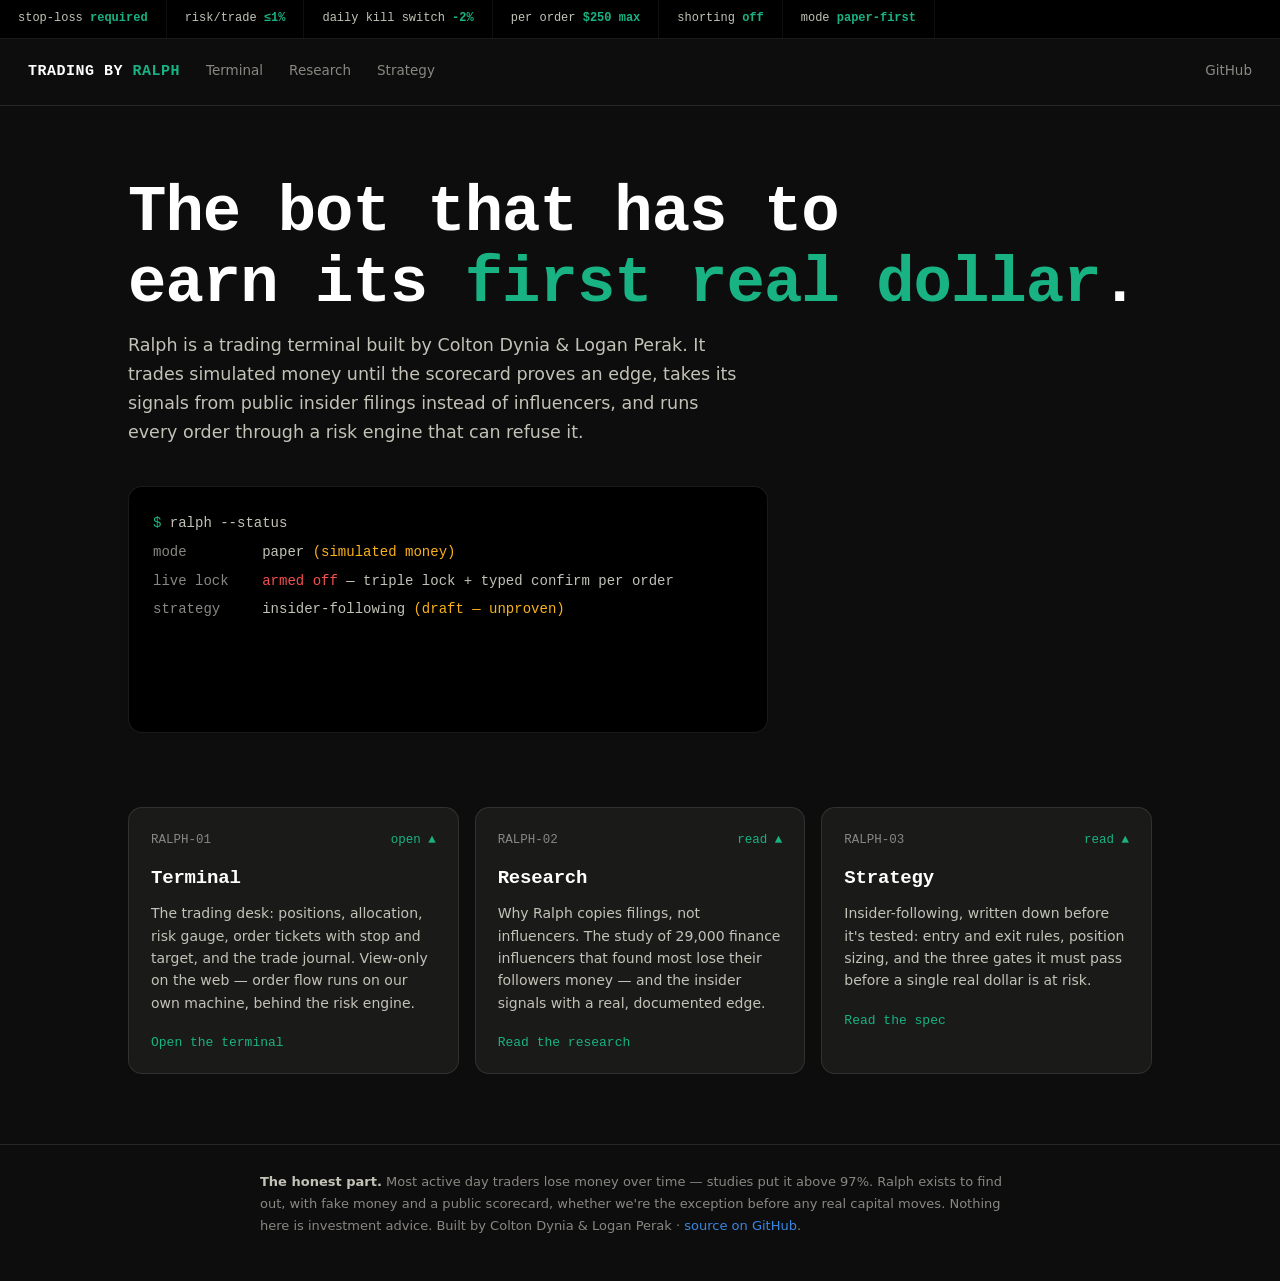
<file: index.html>
<!DOCTYPE html>
<html lang="en">
<head>
<meta charset="UTF-8">
<meta name="viewport" content="width=device-width, initial-scale=1.0">
<title>Trading by Ralph</title>
<meta name="description" content="A guard-railed trading terminal built by Colton Dynia & Logan Perak. Paper-first, filings-driven, honest about risk.">
<link rel="stylesheet" href="site.css">
<style>
  /* Hero — the session log is the one bold element; everything else stays quiet */
  .hero{max-width:1080px;margin:0 auto;padding:72px 28px 30px}
  .hero h1{font-size:clamp(34px,7vw,64px);letter-spacing:-1px;margin-bottom:10px}
  .hero h1 em{color:var(--aqua);font-style:normal}
  .hero .sub{font-size:17.5px;color:var(--ink-2);max-width:56ch}
  .session{background:#000;border:1px solid var(--border);border-radius:14px;padding:22px 24px;margin:40px 0 8px;
    font-family:var(--mono);font-size:14px;line-height:2.05;max-width:640px;overflow-x:auto}
  .session .ln{white-space:pre;opacity:0}
  .session .ln.show{opacity:1;transition:opacity .18s steps(2)}
  .session .prompt{color:var(--aqua)}
  .session .key{color:var(--muted);display:inline-block;min-width:12ch}
  .session .ok{color:var(--good)} .session .warnc{color:var(--warn)} .session .badc{color:var(--bad)}
  .caret{display:inline-block;width:8px;height:15px;background:var(--aqua);vertical-align:-2px;animation:blink 1.1s steps(1) infinite}
  @keyframes blink{50%{opacity:0}}

  /* Route tickets */
  .routes{max-width:1080px;margin:36px auto 0;padding:0 28px;display:grid;grid-template-columns:repeat(auto-fit,minmax(280px,1fr));gap:16px}
  .route{display:block;background:var(--surface);border:1px solid var(--border);border-radius:14px;padding:22px 22px 18px;color:var(--ink-2)}
  .route:hover{text-decoration:none;border-color:var(--aqua)}
  .route .tkr{font-family:var(--mono);font-size:12.5px;color:var(--muted);display:flex;justify-content:space-between;margin-bottom:12px}
  .route .tkr .px{color:var(--aqua)}
  .route h2{margin:0 0 8px;font-size:19px}
  .route p{font-size:14px;color:var(--ink-2);margin:0 0 14px;line-height:1.6}
  .route .go{font-family:var(--mono);font-size:13px;color:var(--aqua)}
  .route:hover .go{text-decoration:underline}
</style>
</head>
<body>

<div class="rail-strip" role="note" aria-label="Active guardrails">
  <span>stop-loss <b>required</b></span>
  <span>risk/trade <b>&le;1%</b></span>
  <span>daily kill switch <b>-2%</b></span>
  <span>per order <b>$250 max</b></span>
  <span>shorting <b>off</b></span>
  <span>mode <b>paper-first</b></span>
</div>

<nav class="nav">
  <span class="wordmark">TRADING BY <em>RALPH</em></span>
  <a href="terminal.html">Terminal</a>
  <a href="research.html">Research</a>
  <a href="strategy.html">Strategy</a>
  <a class="gh" href="https://github.com/cdynia/ralph-terminal">GitHub</a>
</nav>

<header class="hero">
  <h1>The bot that has to<br>earn its <em>first real dollar</em>.</h1>
  <p class="sub">Ralph is a trading terminal built by Colton Dynia &amp; Logan Perak.
  It trades simulated money until the scorecard proves an edge, takes its signals from
  public insider filings instead of influencers, and runs every order through a risk
  engine that can refuse it.</p>

  <div class="session" id="session" aria-label="Ralph status readout">
    <div class="ln"><span class="prompt">$</span> ralph --status</div>
    <div class="ln"><span class="key">mode</span> paper <span class="warnc">(simulated money)</span></div>
    <div class="ln"><span class="key">live lock</span> <span class="badc">armed off</span> — triple lock + typed confirm per order</div>
    <div class="ln"><span class="key">strategy</span> insider-following <span class="warnc">(draft — unproven)</span></div>
    <div class="ln"><span class="key">signals</span> SEC Form 4 cluster buys · congressional disclosures</div>
    <div class="ln"><span class="key">next gate</span> backtest &rarr; 20 paper trades &rarr; <span class="ok">live at $250 caps</span></div>
    <div class="ln"><span class="prompt">$</span> <span class="caret" aria-hidden="true"></span></div>
  </div>
</header>

<main class="routes">
  <a class="route" href="terminal.html">
    <div class="tkr"><span>RALPH-01</span><span class="px">open &#9650;</span></div>
    <h2>Terminal</h2>
    <p>The trading desk: positions, allocation, risk gauge, order tickets with
    stop and target, and the trade journal. View-only on the web — order flow
    runs on our own machine, behind the risk engine.</p>
    <span class="go">Open the terminal</span>
  </a>
  <a class="route" href="research.html">
    <div class="tkr"><span>RALPH-02</span><span class="px">read &#9650;</span></div>
    <h2>Research</h2>
    <p>Why Ralph copies filings, not influencers. The study of 29,000 finance
    influencers that found most lose their followers money — and the insider
    signals with a real, documented edge.</p>
    <span class="go">Read the research</span>
  </a>
  <a class="route" href="strategy.html">
    <div class="tkr"><span>RALPH-03</span><span class="px">read &#9650;</span></div>
    <h2>Strategy</h2>
    <p>Insider-following, written down before it's tested: entry and exit rules,
    position sizing, and the three gates it must pass before a single real
    dollar is at risk.</p>
    <span class="go">Read the spec</span>
  </a>
</main>

<footer class="foot">
  <div class="in">
    <b>The honest part.</b> Most active day traders lose money over time — studies put it above 97%.
    Ralph exists to find out, with fake money and a public scorecard, whether we're the exception
    before any real capital moves. Nothing here is investment advice.
    Built by Colton Dynia &amp; Logan Perak · <a href="https://github.com/cdynia/ralph-terminal">source on GitHub</a>.
  </div>
</footer>

<script>
  // One orchestrated moment: the status readout types in on load, then stays still.
  const lines=[...document.querySelectorAll("#session .ln")];
  const reduced=matchMedia("(prefers-reduced-motion: reduce)").matches;
  if(reduced){ lines.forEach(l=>l.classList.add("show")); }
  else{ lines.forEach((l,i)=>setTimeout(()=>l.classList.add("show"), 350+i*260)); }
</script>
</body>
</html>
</file>
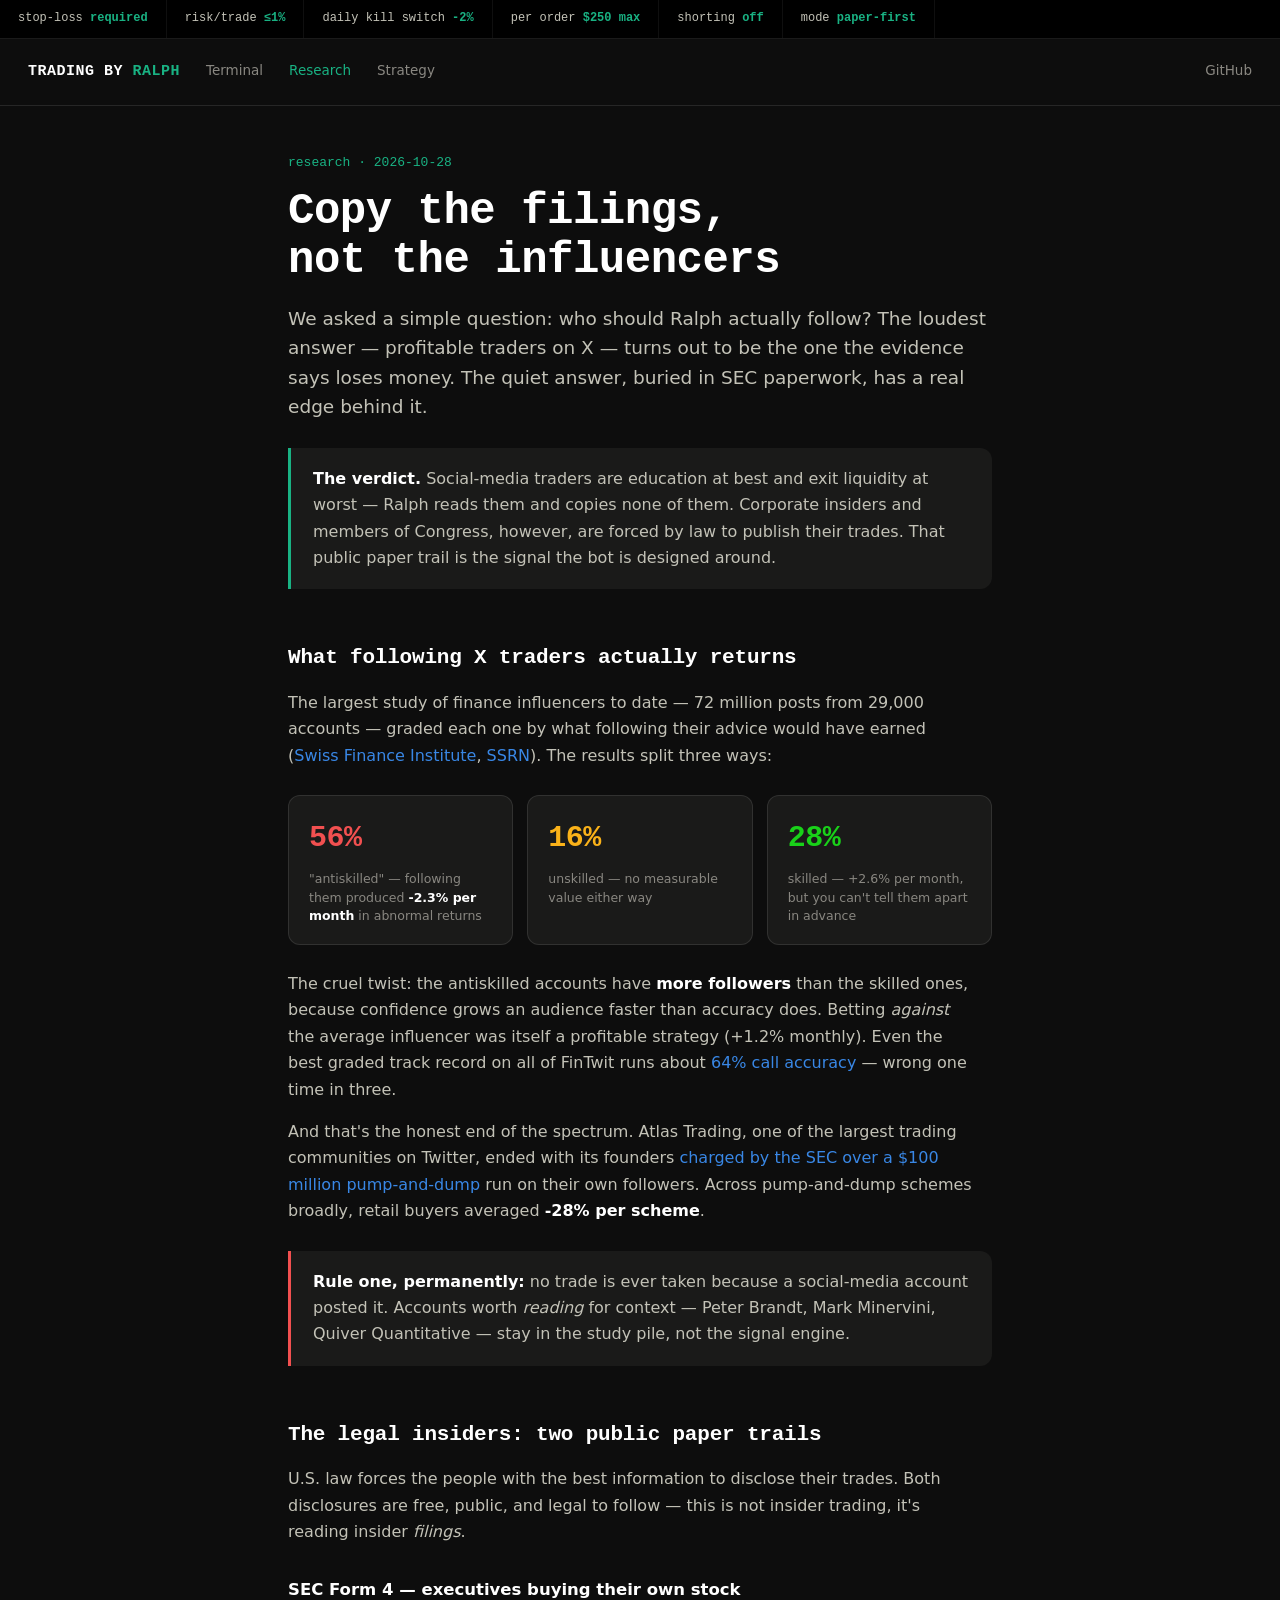
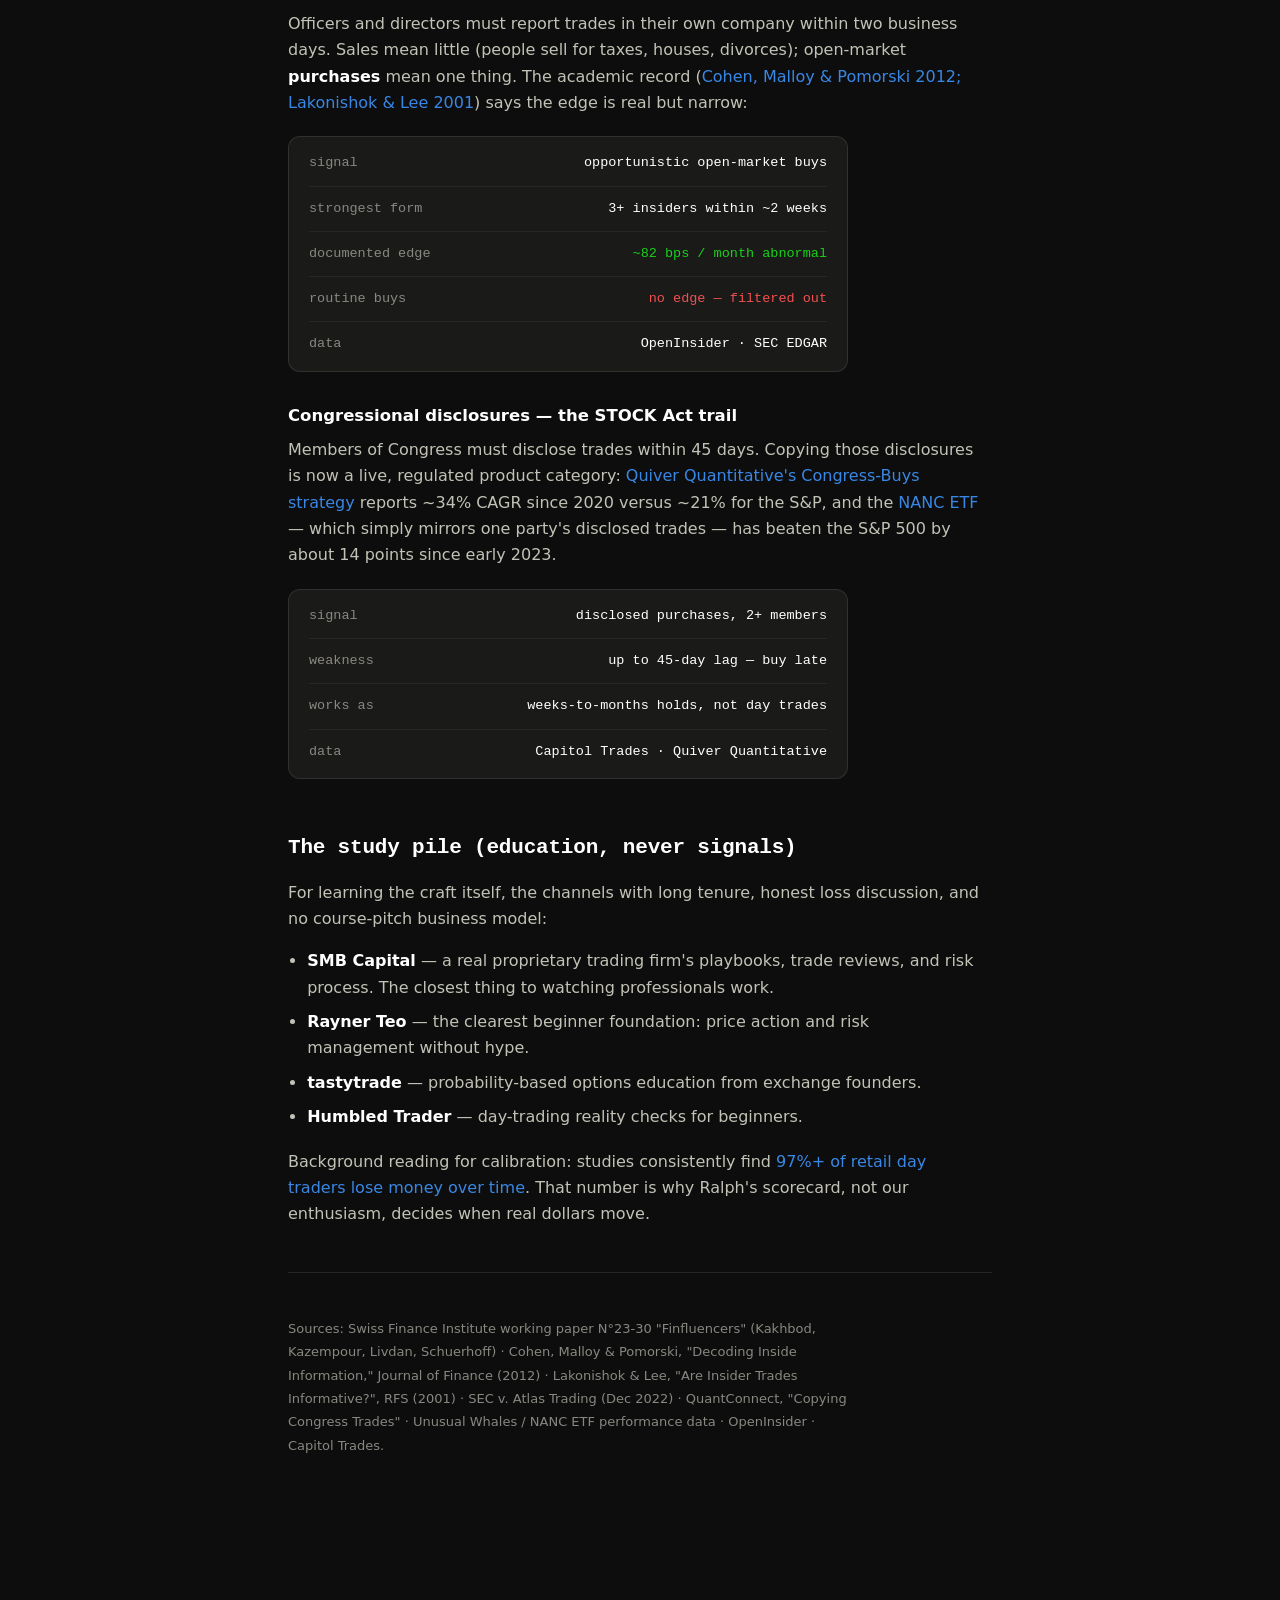
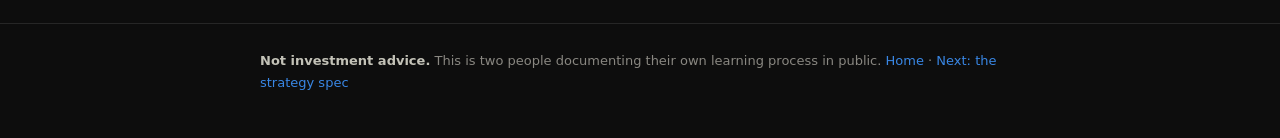
<file: research.html>
<!DOCTYPE html>
<html lang="en">
<head>
<meta charset="UTF-8">
<meta name="viewport" content="width=device-width, initial-scale=1.0">
<title>Research — Trading by Ralph</title>
<meta name="description" content="Why Ralph copies public insider filings, not social-media traders. The evidence, with sources.">
<link rel="stylesheet" href="site.css">
</head>
<body>

<div class="rail-strip" role="note" aria-label="Active guardrails">
  <span>stop-loss <b>required</b></span>
  <span>risk/trade <b>&le;1%</b></span>
  <span>daily kill switch <b>-2%</b></span>
  <span>per order <b>$250 max</b></span>
  <span>shorting <b>off</b></span>
  <span>mode <b>paper-first</b></span>
</div>

<nav class="nav">
  <span class="wordmark">TRADING BY <em>RALPH</em></span>
  <a href="terminal.html">Terminal</a>
  <a href="research.html" aria-current="page">Research</a>
  <a href="strategy.html">Strategy</a>
  <a class="gh" href="https://github.com/cdynia/ralph-terminal">GitHub</a>
</nav>

<article class="page">
  <p class="kicker">research &middot; 2026-10-28</p>
  <h1>Copy the filings, not the influencers</h1>
  <p class="lede">We asked a simple question: who should Ralph actually follow?
  The loudest answer — profitable traders on X — turns out to be the one the
  evidence says loses money. The quiet answer, buried in SEC paperwork, has a
  real edge behind it.</p>

  <div class="verdict">
    <p><strong>The verdict.</strong> Social-media traders are education at best and exit
    liquidity at worst — Ralph reads them and copies none of them. Corporate insiders and
    members of Congress, however, are forced by law to publish their trades. That public
    paper trail is the signal the bot is designed around.</p>
  </div>

  <h2>What following X traders actually returns</h2>
  <p>The largest study of finance influencers to date — 72 million posts from 29,000
  accounts — graded each one by what following their advice would have earned
  (<a href="https://www.sfi.ch/en/publications/n-23-30-finfluencers">Swiss Finance Institute</a>,
  <a href="https://papers.ssrn.com/sol3/papers.cfm?abstract_id=4428232">SSRN</a>).
  The results split three ways:</p>

  <div class="pulls">
    <div class="pull"><div class="n bad">56%</div><div class="d">"antiskilled" — following them produced <strong>-2.3% per month</strong> in abnormal returns</div></div>
    <div class="pull"><div class="n warn">16%</div><div class="d">unskilled — no measurable value either way</div></div>
    <div class="pull"><div class="n good">28%</div><div class="d">skilled — +2.6% per month, but you can't tell them apart in advance</div></div>
  </div>

  <p>The cruel twist: the antiskilled accounts have <strong>more followers</strong> than the
  skilled ones, because confidence grows an audience faster than accuracy does. Betting
  <em>against</em> the average influencer was itself a profitable strategy (+1.2% monthly).
  Even the best graded track record on all of FinTwit runs about
  <a href="https://www.timesoftrading.com/best/x-accounts-for-traders/">64% call accuracy</a> —
  wrong one time in three.</p>

  <p>And that's the honest end of the spectrum. Atlas Trading, one of the largest trading
  communities on Twitter, ended with its founders
  <a href="https://www.bloomberg.com/news/articles/2022-12-14/why-sec-s-charging-these-twitter-finance-gurus-for-100m-stock-fraud">charged
  by the SEC over a $100 million pump-and-dump</a> run on their own followers. Across
  pump-and-dump schemes broadly, retail buyers averaged <strong>-28% per scheme</strong>.</p>

  <div class="verdict red">
    <p><strong>Rule one, permanently:</strong> no trade is ever taken because a social-media
    account posted it. Accounts worth <em>reading</em> for context — Peter Brandt, Mark
    Minervini, Quiver Quantitative — stay in the study pile, not the signal engine.</p>
  </div>

  <h2>The legal insiders: two public paper trails</h2>
  <p>U.S. law forces the people with the best information to disclose their trades.
  Both disclosures are free, public, and legal to follow — this is not insider
  trading, it's reading insider <em>filings</em>.</p>

  <h3>SEC Form 4 — executives buying their own stock</h3>
  <p>Officers and directors must report trades in their own company within two business
  days. Sales mean little (people sell for taxes, houses, divorces); open-market
  <strong>purchases</strong> mean one thing. The academic record
  (<a href="https://www.form4api.com/guides/cluster-buy-signals">Cohen, Malloy &amp; Pomorski 2012;
  Lakonishok &amp; Lee 2001</a>) says the edge is real but narrow:</p>

  <div class="ticket">
    <div class="row"><span class="k">signal</span><span class="v">opportunistic open-market buys</span></div>
    <div class="row"><span class="k">strongest form</span><span class="v">3+ insiders within ~2 weeks</span></div>
    <div class="row"><span class="k">documented edge</span><span class="v good">~82 bps / month abnormal</span></div>
    <div class="row"><span class="k">routine buys</span><span class="v bad">no edge — filtered out</span></div>
    <div class="row"><span class="k">data</span><span class="v">OpenInsider · SEC EDGAR</span></div>
  </div>

  <h3>Congressional disclosures — the STOCK Act trail</h3>
  <p>Members of Congress must disclose trades within 45 days. Copying those disclosures
  is now a live, regulated product category:
  <a href="https://www.quantconnect.com/research/17886/copying-congress-trades/p1">Quiver
  Quantitative's Congress-Buys strategy</a> reports ~34% CAGR since 2020 versus ~21% for
  the S&amp;P, and the <a href="https://www.tradingview.com/symbols/NANC">NANC ETF</a> —
  which simply mirrors one party's disclosed trades — has beaten the S&amp;P 500 by about
  14 points since early 2023.</p>

  <div class="ticket">
    <div class="row"><span class="k">signal</span><span class="v">disclosed purchases, 2+ members</span></div>
    <div class="row"><span class="k">weakness</span><span class="v warn">up to 45-day lag — buy late</span></div>
    <div class="row"><span class="k">works as</span><span class="v">weeks-to-months holds, not day trades</span></div>
    <div class="row"><span class="k">data</span><span class="v">Capitol Trades · Quiver Quantitative</span></div>
  </div>

  <h2>The study pile (education, never signals)</h2>
  <p>For learning the craft itself, the channels with long tenure, honest loss
  discussion, and no course-pitch business model:</p>
  <ul>
    <li><strong>SMB Capital</strong> — a real proprietary trading firm's playbooks, trade reviews, and risk process. The closest thing to watching professionals work.</li>
    <li><strong>Rayner Teo</strong> — the clearest beginner foundation: price action and risk management without hype.</li>
    <li><strong>tastytrade</strong> — probability-based options education from exchange founders.</li>
    <li><strong>Humbled Trader</strong> — day-trading reality checks for beginners.</li>
  </ul>
  <p>Background reading for calibration: studies consistently find
  <a href="https://beststockstrategy.com/day-trading-technical-analysis-scam/">97%+ of retail
  day traders lose money over time</a>. That number is why Ralph's scorecard, not our
  enthusiasm, decides when real dollars move.</p>

  <hr>
  <p class="sources">
    Sources: Swiss Finance Institute working paper N°23-30 "Finfluencers" (Kakhbod, Kazempour,
    Livdan, Schuerhoff) &middot; Cohen, Malloy &amp; Pomorski, "Decoding Inside Information,"
    Journal of Finance (2012) &middot; Lakonishok &amp; Lee, "Are Insider Trades Informative?",
    RFS (2001) &middot; SEC v. Atlas Trading (Dec 2022) &middot; QuantConnect, "Copying Congress
    Trades" &middot; Unusual Whales / NANC ETF performance data &middot; OpenInsider &middot;
    Capitol Trades.
  </p>
</article>

<footer class="foot"><div class="in">
  <b>Not investment advice.</b> This is two people documenting their own learning process in public.
  <a href="index.html">Home</a> · <a href="strategy.html">Next: the strategy spec</a>
</div></footer>

</body>
</html>
</file>
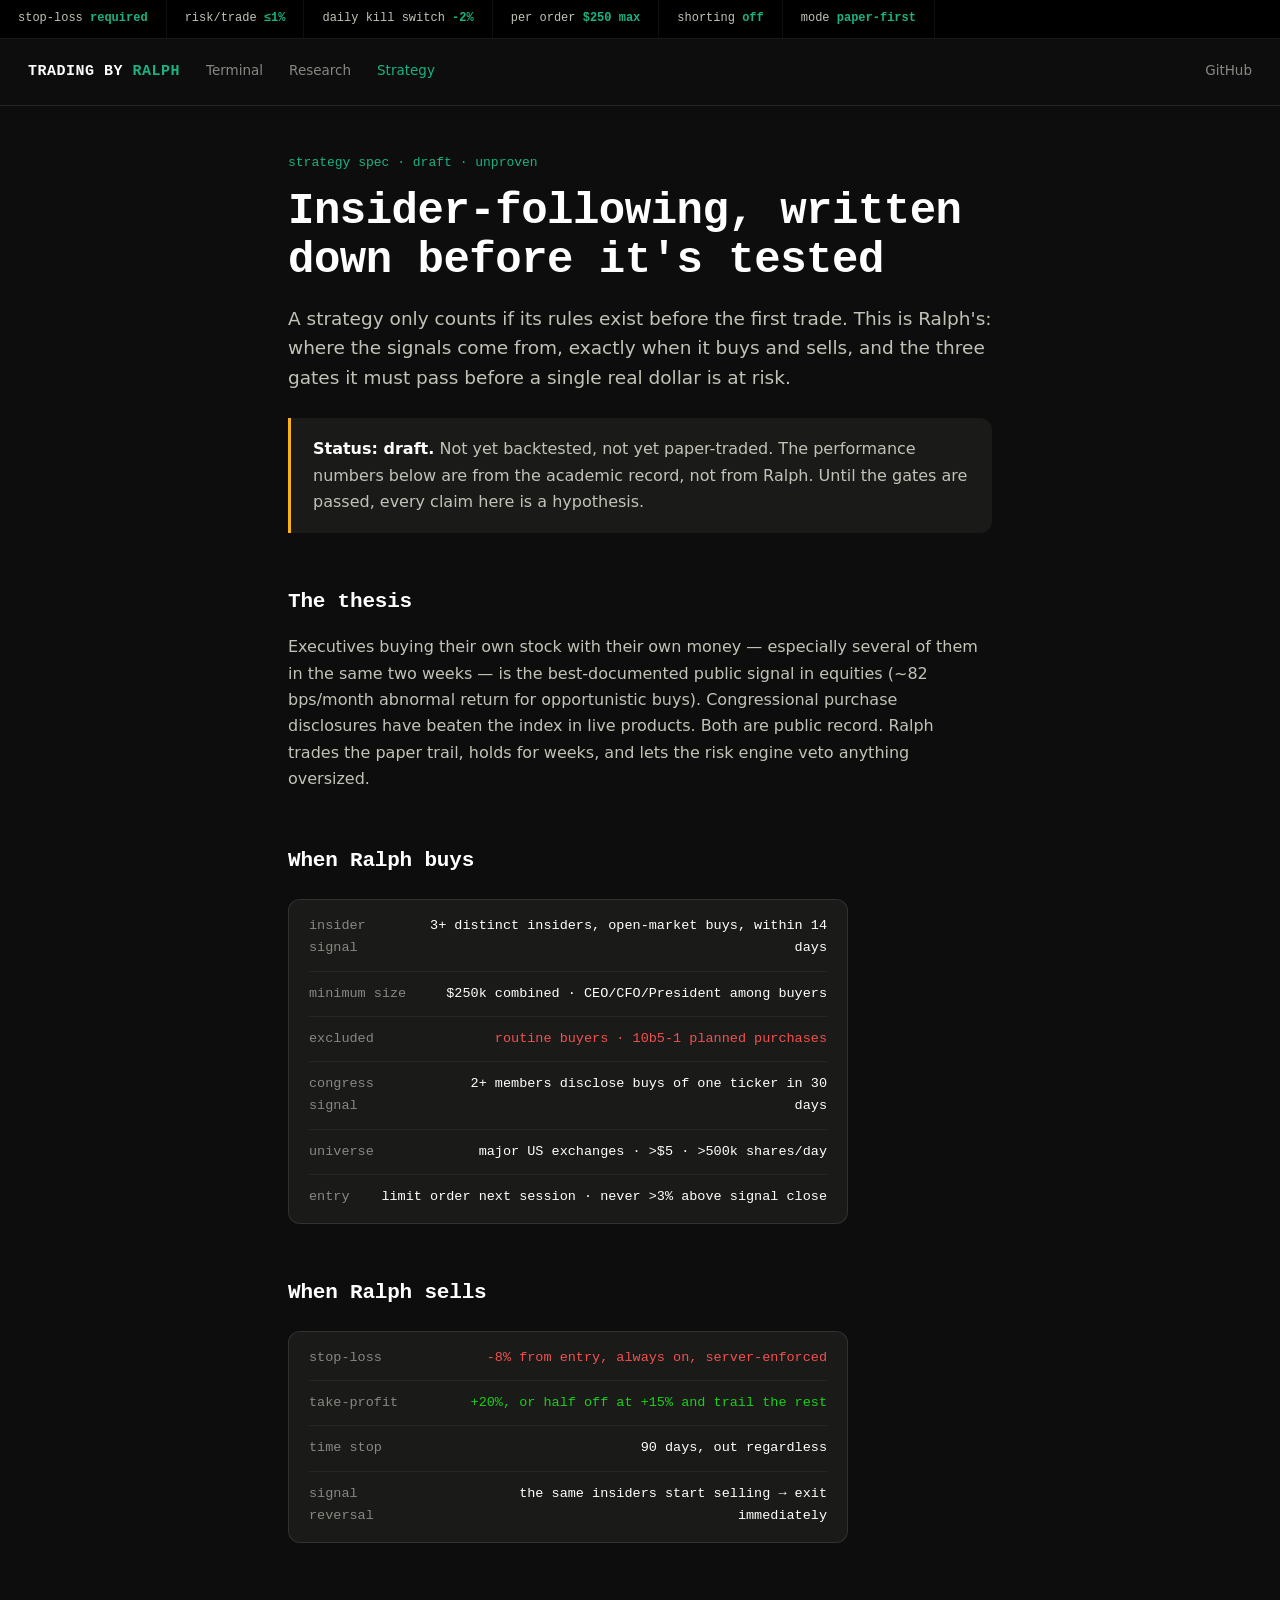
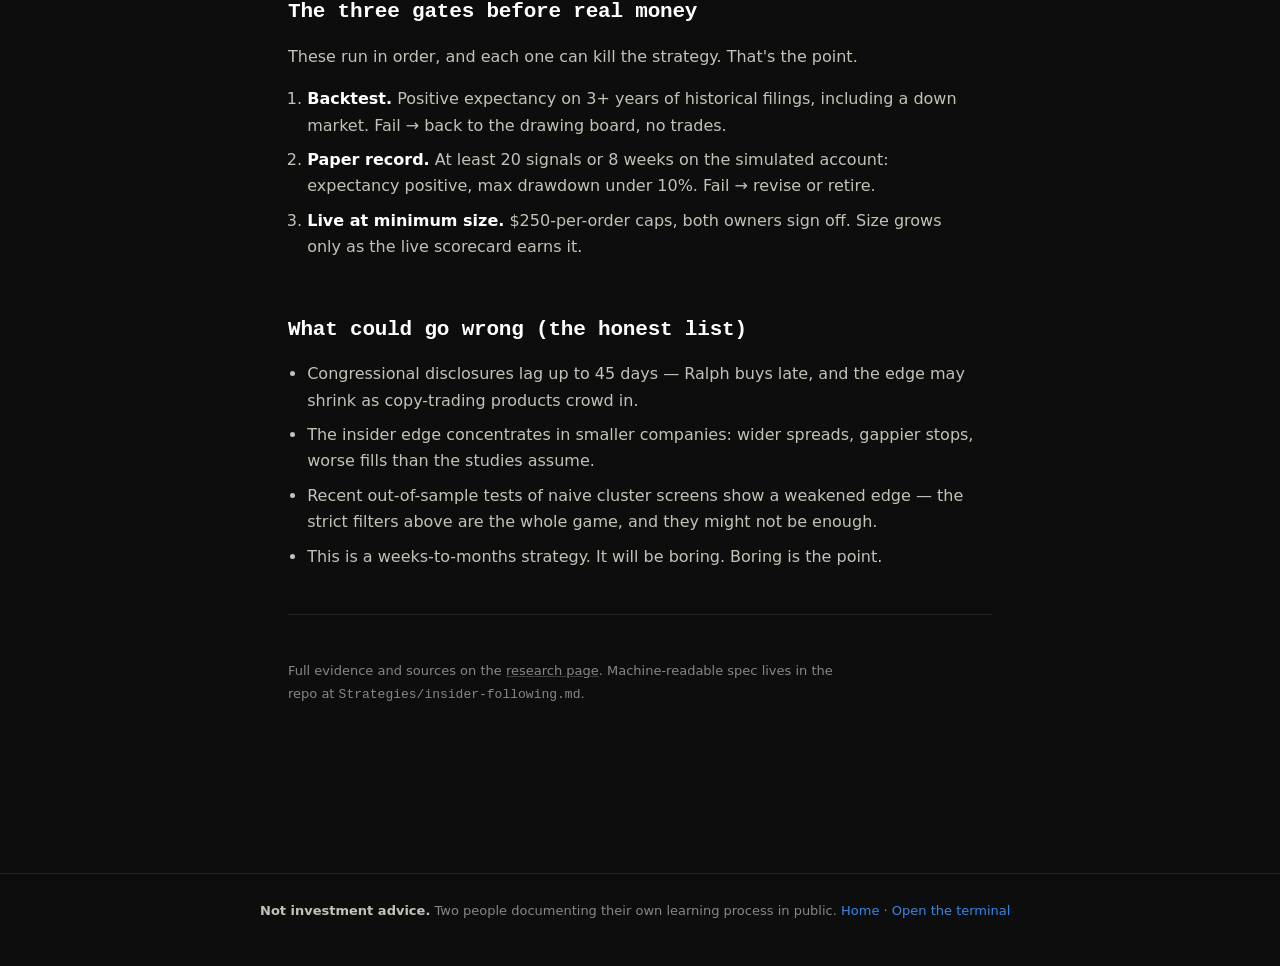
<file: strategy.html>
<!DOCTYPE html>
<html lang="en">
<head>
<meta charset="UTF-8">
<meta name="viewport" content="width=device-width, initial-scale=1.0">
<title>Strategy — Trading by Ralph</title>
<meta name="description" content="Ralph's insider-following strategy spec: rules written before testing, and the gates it must pass before real money.">
<link rel="stylesheet" href="site.css">
</head>
<body>

<div class="rail-strip" role="note" aria-label="Active guardrails">
  <span>stop-loss <b>required</b></span>
  <span>risk/trade <b>&le;1%</b></span>
  <span>daily kill switch <b>-2%</b></span>
  <span>per order <b>$250 max</b></span>
  <span>shorting <b>off</b></span>
  <span>mode <b>paper-first</b></span>
</div>

<nav class="nav">
  <span class="wordmark">TRADING BY <em>RALPH</em></span>
  <a href="terminal.html">Terminal</a>
  <a href="research.html">Research</a>
  <a href="strategy.html" aria-current="page">Strategy</a>
  <a class="gh" href="https://github.com/cdynia/ralph-terminal">GitHub</a>
</nav>

<article class="page">
  <p class="kicker">strategy spec &middot; draft &middot; unproven</p>
  <h1>Insider-following, written down before it's tested</h1>
  <p class="lede">A strategy only counts if its rules exist before the first trade.
  This is Ralph's: where the signals come from, exactly when it buys and sells,
  and the three gates it must pass before a single real dollar is at risk.</p>

  <div class="verdict amber">
    <p><strong>Status: draft.</strong> Not yet backtested, not yet paper-traded. The
    performance numbers below are from the academic record, not from Ralph. Until the
    gates are passed, every claim here is a hypothesis.</p>
  </div>

  <h2>The thesis</h2>
  <p>Executives buying their own stock with their own money — especially several of them
  in the same two weeks — is the best-documented public signal in equities (~82 bps/month
  abnormal return for opportunistic buys). Congressional purchase disclosures have beaten
  the index in live products. Both are public record. Ralph trades the paper trail, holds
  for weeks, and lets the risk engine veto anything oversized.</p>

  <h2>When Ralph buys</h2>
  <div class="ticket">
    <div class="row"><span class="k">insider signal</span><span class="v">3+ distinct insiders, open-market buys, within 14 days</span></div>
    <div class="row"><span class="k">minimum size</span><span class="v">$250k combined &middot; CEO/CFO/President among buyers</span></div>
    <div class="row"><span class="k">excluded</span><span class="v bad">routine buyers &middot; 10b5-1 planned purchases</span></div>
    <div class="row"><span class="k">congress signal</span><span class="v">2+ members disclose buys of one ticker in 30 days</span></div>
    <div class="row"><span class="k">universe</span><span class="v">major US exchanges &middot; &gt;$5 &middot; &gt;500k shares/day</span></div>
    <div class="row"><span class="k">entry</span><span class="v">limit order next session &middot; never &gt;3% above signal close</span></div>
  </div>

  <h2>When Ralph sells</h2>
  <div class="ticket">
    <div class="row"><span class="k">stop-loss</span><span class="v bad">-8% from entry, always on, server-enforced</span></div>
    <div class="row"><span class="k">take-profit</span><span class="v good">+20%, or half off at +15% and trail the rest</span></div>
    <div class="row"><span class="k">time stop</span><span class="v">90 days, out regardless</span></div>
    <div class="row"><span class="k">signal reversal</span><span class="v">the same insiders start selling &rarr; exit immediately</span></div>
  </div>

  <h2>The three gates before real money</h2>
  <p>These run in order, and each one can kill the strategy. That's the point.</p>
  <ol>
    <li><strong>Backtest.</strong> Positive expectancy on 3+ years of historical filings,
    including a down market. Fail &rarr; back to the drawing board, no trades.</li>
    <li><strong>Paper record.</strong> At least 20 signals or 8 weeks on the simulated
    account: expectancy positive, max drawdown under 10%. Fail &rarr; revise or retire.</li>
    <li><strong>Live at minimum size.</strong> $250-per-order caps, both owners sign off.
    Size grows only as the live scorecard earns it.</li>
  </ol>

  <h2>What could go wrong (the honest list)</h2>
  <ul>
    <li>Congressional disclosures lag up to 45 days — Ralph buys late, and the edge may
    shrink as copy-trading products crowd in.</li>
    <li>The insider edge concentrates in smaller companies: wider spreads, gappier stops,
    worse fills than the studies assume.</li>
    <li>Recent out-of-sample tests of naive cluster screens show a weakened edge — the
    strict filters above are the whole game, and they might not be enough.</li>
    <li>This is a weeks-to-months strategy. It will be boring. Boring is the point.</li>
  </ul>

  <hr>
  <p class="sources">Full evidence and sources on the <a href="research.html">research page</a>.
  Machine-readable spec lives in the repo at <span class="mono">Strategies/insider-following.md</span>.</p>
</article>

<footer class="foot"><div class="in">
  <b>Not investment advice.</b> Two people documenting their own learning process in public.
  <a href="index.html">Home</a> · <a href="terminal.html">Open the terminal</a>
</div></footer>

</body>
</html>
</file>
<file: site.css>
/* Trading by Ralph — site system (extends the terminal's tokens) */
:root{
  --plane:#0d0d0d; --surface:#1a1a19; --surface-2:#212120;
  --ink:#ffffff; --ink-2:#c3c2b7; --muted:#898781;
  --border:rgba(255,255,255,.10); --line:#383835;
  --aqua:#19b283; --blue:#3987e5;
  --good:#19d119; --bad:#f25050; --warn:#fab219;
  --mono:"SFMono-Regular",Consolas,"Liberation Mono",Menlo,monospace;
  --sans:system-ui,-apple-system,"Segoe UI",sans-serif;
}
*{box-sizing:border-box;margin:0;padding:0}
html{color-scheme:dark}
body{background:var(--plane);color:var(--ink-2);font-family:var(--sans);font-size:16px;line-height:1.65;-webkit-font-smoothing:antialiased}
a{color:var(--blue);text-decoration:none}
a:hover{text-decoration:underline}
a:focus-visible,button:focus-visible{outline:2px solid var(--aqua);outline-offset:3px;border-radius:2px}
.mono{font-family:var(--mono)}
.num{font-variant-numeric:tabular-nums}

/* Guardrail ticker */
.rail-strip{background:#000;border-bottom:1px solid var(--border);display:flex;flex-wrap:wrap}
.rail-strip span{font-family:var(--mono);font-size:12px;padding:9px 18px;border-right:1px solid rgba(255,255,255,.06);color:var(--ink-2);white-space:nowrap}
.rail-strip b{color:var(--aqua);font-weight:600}

/* Nav */
.nav{display:flex;align-items:baseline;gap:26px;padding:20px 28px;border-bottom:1px solid var(--border);flex-wrap:wrap}
.nav .wordmark{font-family:var(--mono);font-size:15px;font-weight:700;color:var(--ink);letter-spacing:.5px}
.nav .wordmark em{color:var(--aqua);font-style:normal}
.nav a{color:var(--muted);font-size:13.5px}
.nav a:hover{color:var(--ink);text-decoration:none}
.nav a[aria-current]{color:var(--aqua)}
.nav .gh{margin-left:auto}

/* Page shell for reading pages */
.page{max-width:760px;margin:0 auto;padding:46px 28px 80px}
.page-wide{max-width:1080px;margin:0 auto;padding:46px 28px 80px}
.kicker{font-family:var(--mono);font-size:13px;color:var(--aqua);margin-bottom:14px}
h1{font-family:var(--mono);color:var(--ink);font-size:clamp(28px,5.4vw,44px);line-height:1.12;letter-spacing:-.5px;font-weight:700;text-wrap:balance;margin-bottom:18px}
.lede{font-size:18.5px;line-height:1.6;color:var(--ink-2);max-width:62ch;margin-bottom:8px}
h2{font-family:var(--mono);color:var(--ink);font-size:21px;font-weight:700;letter-spacing:-.2px;margin:52px 0 14px;text-wrap:balance}
h3{color:var(--ink);font-size:16.5px;font-weight:650;margin:30px 0 8px}
p{margin:0 0 16px;max-width:68ch}
ul,ol{margin:0 0 18px 1.2em;max-width:66ch}
li{margin-bottom:8px}
strong{color:var(--ink);font-weight:650}
hr{border:0;border-top:1px solid var(--border);margin:44px 0}

/* Verdict / callout blocks */
.verdict{border-left:3px solid var(--aqua);background:var(--surface);border-radius:0 12px 12px 0;padding:18px 22px;margin:26px 0;max-width:72ch}
.verdict.red{border-left-color:var(--bad)}
.verdict.amber{border-left-color:var(--warn)}
.verdict p:last-child{margin-bottom:0}

/* Big stat pulls */
.pulls{display:grid;grid-template-columns:repeat(auto-fit,minmax(200px,1fr));gap:14px;margin:26px 0}
.pull{background:var(--surface);border:1px solid var(--border);border-radius:12px;padding:18px 20px}
.pull .n{font-family:var(--mono);font-size:30px;font-weight:700;color:var(--ink);letter-spacing:-.5px}
.pull .n.bad{color:var(--bad)} .pull .n.good{color:var(--good)} .pull .n.warn{color:var(--warn)}
.pull .d{font-size:12.5px;color:var(--muted);margin-top:6px;line-height:1.5}

/* Ticket (order-ticket style data block) */
.ticket{background:var(--surface);border:1px solid var(--border);border-radius:12px;padding:4px 20px;margin:20px 0;font-family:var(--mono);font-size:13.5px;max-width:560px}
.ticket .row{display:flex;justify-content:space-between;gap:18px;padding:11px 0;border-bottom:1px solid rgba(255,255,255,.05)}
.ticket .row:last-child{border-bottom:none}
.ticket .k{color:var(--muted)}
.ticket .v{color:var(--ink);text-align:right}
.ticket .v.good{color:var(--good)} .ticket .v.bad{color:var(--bad)} .ticket .v.aqua{color:var(--aqua)}

/* Tables */
.tablewrap{overflow-x:auto;margin:20px 0}
table{border-collapse:collapse;width:100%;font-size:14px}
th{font-family:var(--mono);font-size:11.5px;color:var(--muted);font-weight:600;text-align:left;padding:0 14px 10px 0;border-bottom:1px solid var(--border);letter-spacing:.4px}
td{padding:11px 14px 11px 0;border-bottom:1px solid rgba(255,255,255,.05);vertical-align:top}
td:first-child{color:var(--ink)}

/* Source list */
.sources{font-size:13px;color:var(--muted);line-height:1.8}
.sources a{color:var(--muted);text-decoration:underline;text-decoration-color:rgba(255,255,255,.2)}
.sources a:hover{color:var(--ink-2)}

/* Footer */
.foot{border-top:1px solid var(--border);margin-top:70px;padding:26px 28px 44px;font-size:13px;color:var(--muted);line-height:1.7}
.foot .in{max-width:760px;margin:0 auto}
.foot b{color:var(--ink-2)}

@media (prefers-reduced-motion: reduce){
  *,*::before,*::after{animation:none!important;transition:none!important}
}
</file>
